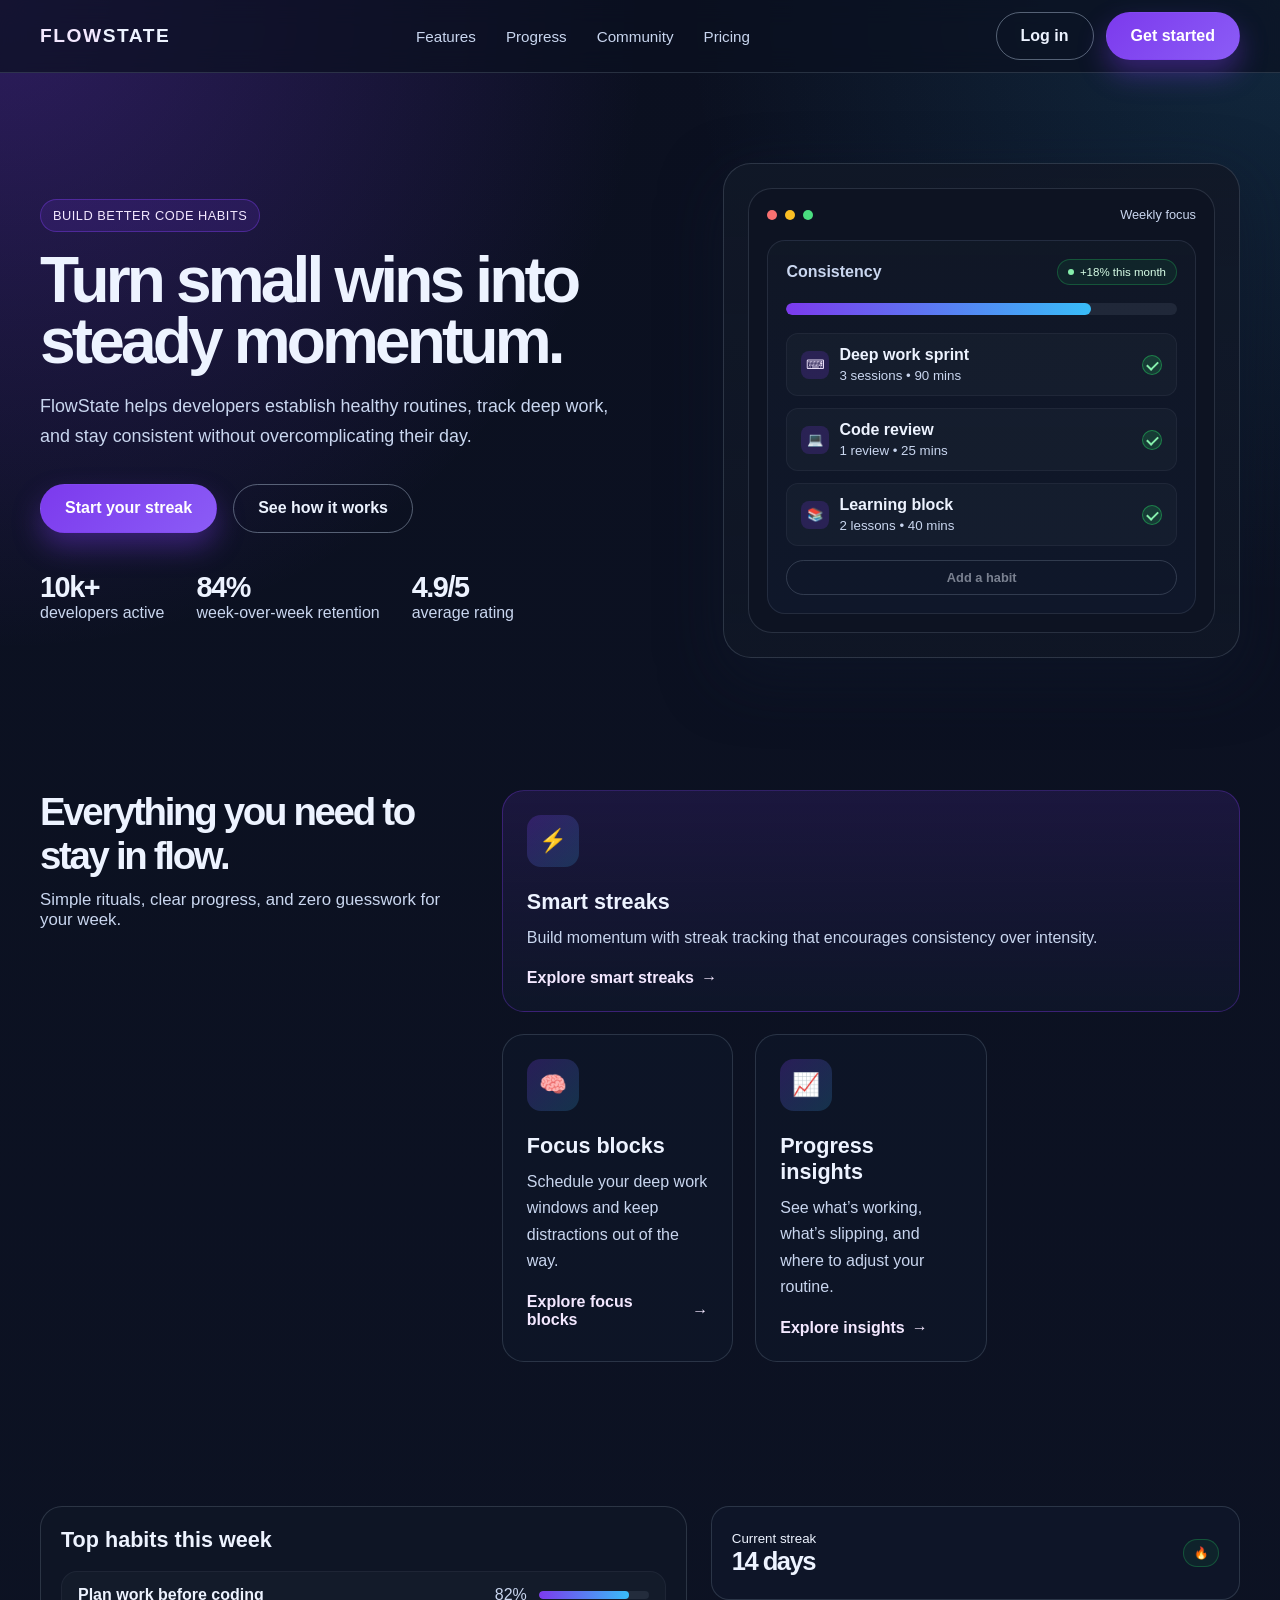
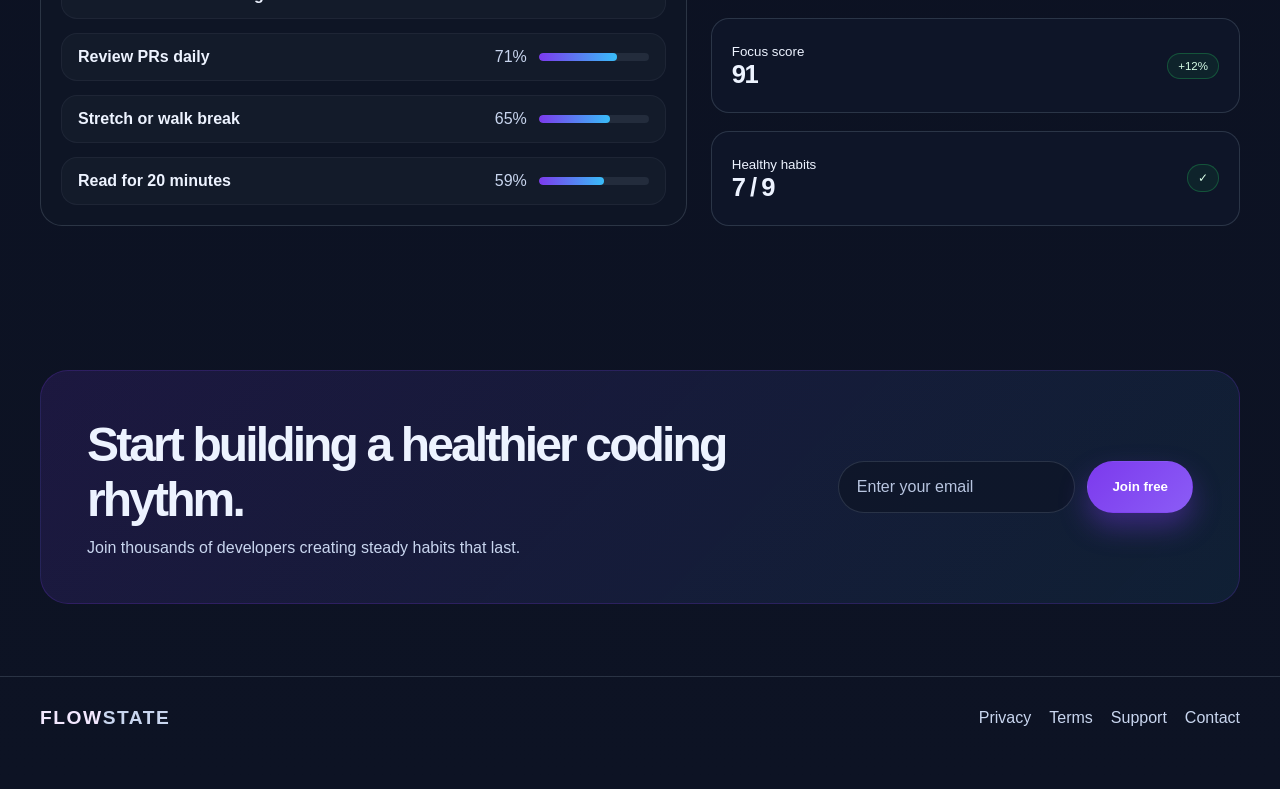
<file: after/index.html>
<!DOCTYPE html>
<html lang="en">
  <head>
    <meta charset="UTF-8" />
    <meta name="viewport" content="width=device-width, initial-scale=1.0" />
    <title>FlowState — Habit tracker for developers</title>
    <link rel="stylesheet" href="tokens.css" />
    <style>
      :root {
        color-scheme: dark;
        --bg: #0b1020;
        --panel: #111827;
        --panel-alt: #151f32;
        --primary: #7c3aed;
        --primary-strong: #8b5cf6;
        --primary-text: #f3e8ff;
        --secondary: #22c55e;
        --accent: #38bdf8;
        --text: #edf3ff;
        --muted: #c9d6ef;
        --muted-strong: #a8bbdd;
        --card: rgba(15, 23, 42, 0.78);
        --line: rgba(148, 163, 184, 0.22);
        --success: #86efac;
        --success-strong: #d9ffe8;
        --shadow: 0 20px 60px rgba(15, 23, 42, 0.55);
      }

      * { box-sizing: border-box; }

      html { scroll-behavior: smooth; }

      body {
        margin: 0;
        font-family: Inter, "Segoe UI", sans-serif;
        background:
          radial-gradient(circle at top left, rgba(124, 58, 237, 0.3), transparent 24%),
          radial-gradient(circle at top right, rgba(56, 189, 248, 0.14), transparent 22%),
          linear-gradient(180deg, #0b1020 0%, #0d1324 100%);
        color: var(--text);
      }

      a {
        color: inherit;
        text-decoration: none;
      }

      img {
        max-width: 100%;
        display: block;
      }

      :focus-visible {
        outline: 3px solid #f8fafc;
        outline-offset: 3px;
        box-shadow: 0 0 0 5px rgba(96, 165, 250, 0.55);
      }

      .container {
        width: min(1200px, calc(100% - 32px));
        margin: 0 auto;
      }

      header {
        position: sticky;
        top: 0;
        z-index: 10;
        backdrop-filter: blur(12px);
        background: rgba(11, 16, 32, 0.7);
        border-bottom: 1px solid var(--line);
      }

      .nav {
        display: flex;
        justify-content: space-between;
        align-items: center;
        min-height: 72px;
      }

      .brand {
        font-size: 1.2rem;
        font-weight: 800;
        letter-spacing: 0.08em;
        text-transform: uppercase;
      }

      .brand span {
        color: var(--primary-text);
      }

      nav {
        display: flex;
        align-items: center;
        gap: 30px;
        color: var(--muted);
        font-size: 0.95rem;
      }

      nav a:focus-visible {
        color: var(--text);
      }

      .nav-actions {
        display: flex;
        align-items: center;
        gap: 12px;
      }

      /* Job: feedback — make control states easy to distinguish. */
      .button {
        display: inline-flex;
        align-items: center;
        justify-content: center;
        border: 1px solid transparent;
        border-radius: 999px;
        padding: 0.9rem 1.5rem;
        font-weight: 700;
        transition:
          transform var(--motion-duration-fast) var(--motion-ease-standard),
          filter var(--motion-duration-fast) var(--motion-ease-standard),
          box-shadow var(--motion-duration-fast) var(--motion-ease-standard),
          border-color var(--motion-duration-fast) var(--motion-ease-standard),
          background-color var(--motion-duration-fast) var(--motion-ease-standard),
          color var(--motion-duration-fast) var(--motion-ease-standard);
      }

      .button:disabled,
      .button[aria-disabled="true"] {
        opacity: 0.48;
        box-shadow: none;
        cursor: not-allowed;
        transform: none;
        filter: none;
      }

      .button-primary {
        background: linear-gradient(135deg, var(--primary) 0%, var(--primary-strong) 100%);
        color: #ffffff;
        box-shadow: 0 14px 28px rgba(124, 58, 237, 0.38);
      }

      .button-secondary {
        background: transparent;
        border-color: rgba(148, 163, 184, 0.55);
        color: var(--text);
      }

      @media (hover: hover) {
        nav a:hover {
          color: var(--text);
        }

        .button:not(:disabled):not([aria-disabled="true"]):hover {
          transform: translateY(-1px);
          filter: brightness(1.12);
          box-shadow: 0 16px 32px rgba(124, 58, 237, 0.34);
        }

        .button-secondary:not(:disabled):not([aria-disabled="true"]):hover {
          background-color: rgba(148, 163, 184, 0.12);
          border-color: rgba(148, 163, 184, 0.82);
          box-shadow: none;
        }

        .card:hover .arrow {
          transform: translateX(5px);
        }
      }

      .button:not(:disabled):not([aria-disabled="true"]):active {
        transform: translateY(1px) scale(0.98);
        filter: brightness(0.94);
        box-shadow: 0 5px 12px rgba(15, 23, 42, 0.32);
      }

      .button-secondary:not(:disabled):not([aria-disabled="true"]):active {
        background-color: rgba(148, 163, 184, 0.2);
        border-color: rgba(148, 163, 184, 0.9);
        box-shadow: none;
      }

      .preview-button {
        width: 100%;
        margin-top: 14px;
        padding: 0.55rem 0.9rem;
        font-size: 0.8rem;
      }

      .hero {
        padding: 90px 0 60px;
      }

      .hero-grid {
        display: grid;
        grid-template-columns: 1.1fr 0.9fr;
        align-items: center;
        gap: 52px;
      }

      .eyebrow {
        display: inline-flex;
        align-items: center;
        gap: 8px;
        padding: 8px 12px;
        border-radius: 999px;
        background: rgba(124, 58, 237, 0.14);
        border: 1px solid rgba(124, 58, 237, 0.42);
        color: var(--primary-text);
        font-size: 0.8rem;
        letter-spacing: 0.04em;
        text-transform: uppercase;
      }

      h1 {
        margin: 18px 0 18px;
        font-size: clamp(2.8rem, 5vw, 5rem);
        line-height: 0.96;
        letter-spacing: -0.06em;
      }

      .hero p {
        margin: 0;
        font-size: 1.12rem;
        line-height: 1.7;
        color: var(--muted);
        max-width: 580px;
      }

      .cta-row {
        margin-top: 32px;
        display: flex;
        flex-wrap: wrap;
        gap: 16px;
      }

      .stats {
        margin-top: 38px;
        display: flex;
        gap: 32px;
        flex-wrap: wrap;
      }

      .stat strong {
        display: block;
        font-size: 1.8rem;
        letter-spacing: -0.05em;
      }

      .stat span {
        color: var(--muted);
      }

      .hero-card {
        position: relative;
        padding: 24px;
        border-radius: 28px;
        background: linear-gradient(180deg, rgba(17, 24, 39, 0.94), rgba(17, 24, 39, 0.74));
        border: 1px solid var(--line);
        box-shadow: var(--shadow);
      }

      .device {
        padding: 18px;
        border-radius: 24px;
        background: #0d1322;
        border: 1px solid rgba(148, 163, 184, 0.2);
      }

      .device-header {
        display: flex;
        align-items: center;
        justify-content: space-between;
        margin-bottom: 18px;
        color: var(--muted);
        font-size: 0.8rem;
      }

      .dots {
        display: flex;
        gap: 8px;
      }

      .dots span {
        width: 10px;
        height: 10px;
        border-radius: 50%;
        display: block;
      }

      .dots span:nth-child(1) { background: #f87171; }
      .dots span:nth-child(2) { background: #fbbf24; }
      .dots span:nth-child(3) { background: #4ade80; }

      .mini-board {
        border-radius: 18px;
        overflow: hidden;
        background: linear-gradient(180deg, rgba(17, 24, 39, 0.95), rgba(15, 23, 42, 1));
        border: 1px solid rgba(148, 163, 184, 0.15);
      }

      .board-top {
        display: flex;
        justify-content: space-between;
        align-items: center;
        padding: 18px 18px 0;
        color: var(--muted);
      }

      .chip {
        display: inline-block;
        padding: 6px 10px;
        border-radius: 999px;
        background: rgba(34, 197, 94, 0.08);
        border: 1px solid rgba(34, 197, 94, 0.3);
        color: var(--success-strong);
        font-size: 0.72rem;
      }

      /* Job: attention — pulse the positive progress status. */
      .status-pulse {
        display: inline-block;
        width: 0.42rem;
        height: 0.42rem;
        margin-right: 0.35rem;
        border-radius: 50%;
        background: var(--success);
        vertical-align: 0.05em;
        animation: status-pulse var(--motion-duration-loop) var(--motion-ease-emphasized) infinite;
      }

      @keyframes status-pulse {
        50% {
          opacity: 0.5;
          transform: scale(1.35);
        }
      }

      @keyframes status-fade {
        50% {
          opacity: 0.65;
        }
      }

      .progress {
        padding: 18px;
      }

      .progress-bar {
        height: 12px;
        border-radius: 999px;
        background: rgba(148, 163, 184, 0.12);
        overflow: hidden;
        margin-bottom: 18px;
      }

      .progress-bar > span {
        display: block;
        width: 78%;
        height: 100%;
        background: linear-gradient(90deg, var(--primary), var(--accent));
        border-radius: inherit;
      }

      .task-list {
        display: grid;
        gap: 12px;
      }

      .task {
        display: flex;
        justify-content: space-between;
        align-items: center;
        padding: 12px 14px;
        border-radius: 12px;
        background: rgba(148, 163, 184, 0.04);
        border: 1px solid rgba(148, 163, 184, 0.08);
      }

      .task-main {
        display: flex;
        align-items: center;
        gap: 10px;
      }

      .icon {
        width: 28px;
        height: 28px;
        border-radius: 8px;
        display: grid;
        place-items: center;
        background: rgba(124, 58, 237, 0.2);
        color: var(--primary-text);
        font-size: 0.82rem;
      }

      .task small {
        color: var(--muted);
        display: block;
        margin-top: 4px;
      }

      .check {
        width: 20px;
        height: 20px;
        border-radius: 50%;
        background: rgba(34, 197, 94, 0.18);
        border: 1px solid rgba(34, 197, 94, 0.5);
        position: relative;
      }

      .check::before {
        content: "";
        position: absolute;
        left: 6px;
        top: 3px;
        width: 5px;
        height: 9px;
        border: solid var(--success);
        border-width: 0 2px 2px 0;
        transform: rotate(45deg);
      }

      .feature-section,
      .list-section,
      .signup-section {
        padding: 72px 0;
      }

      .section-header {
        margin-bottom: 30px;
      }

      .section-header h2 {
        margin: 0 0 12px;
        font-size: clamp(2rem, 3vw, 3rem);
        letter-spacing: -0.06em;
      }

      .section-header p {
        margin: 0;
        color: var(--muted);
        font-size: 1.05rem;
      }

      .feature-grid {
        display: grid;
        grid-template-columns: repeat(3, minmax(0, 1fr));
        gap: 22px;
      }

      .feature-section .container {
        display: grid;
        grid-template-columns: minmax(0, 0.8fr) minmax(0, 1.4fr);
        gap: 2.5rem;
        align-items: start;
      }

      .feature-section .section-header {
        margin: 0;
      }

      .card {
        background: rgba(15, 23, 42, 0.65);
        border: 1px solid var(--line);
        border-radius: 22px;
        padding: 24px;
      }

      /* Job: orientation — point toward details and respond to the card's state. */
      .card-link {
        display: inline-flex;
        align-items: center;
        gap: 0.45rem;
        margin-top: 18px;
        color: var(--primary-text);
        font-weight: 700;
      }

      .arrow {
        display: inline-block;
        transition: transform var(--motion-duration-fast) var(--motion-ease-standard);
      }

      .card:has(a:focus-visible) .arrow {
        transform: translateX(5px);
      }

      .feature-grid .card:first-child {
        grid-column: 1 / -1;
        background: linear-gradient(180deg, rgba(124, 58, 237, 0.14), rgba(15, 23, 42, 0.8));
        border-color: rgba(124, 58, 237, 0.32);
      }

      .card .icon-wrap {
        width: 52px;
        height: 52px;
        border-radius: 14px;
        display: grid;
        place-items: center;
        background: linear-gradient(135deg, rgba(124, 58, 237, 0.25), rgba(56, 189, 248, 0.18));
        color: var(--primary-text);
        font-size: 1.4rem;
        margin-bottom: 22px;
      }

      .card h3 {
        margin: 0 0 10px;
        font-size: 1.35rem;
      }

      .card p {
        margin: 0;
        color: var(--muted);
        line-height: 1.65;
      }

      .list-grid {
        display: grid;
        grid-template-columns: 1.1fr 0.9fr;
        gap: 24px;
      }

      .list-card {
        background: rgba(17, 24, 39, 0.7);
        border: 1px solid var(--line);
        border-radius: 22px;
        padding: 20px;
      }

      .list-card h3 {
        margin-top: 0;
        margin-bottom: 18px;
        font-size: 1.35rem;
      }

      .list {
        display: grid;
        gap: 14px;
      }

      .list-item {
        display: flex;
        justify-content: space-between;
        gap: 12px;
        align-items: center;
        padding: 14px 16px;
        border-radius: 16px;
        background: rgba(148, 163, 184, 0.04);
        border: 1px solid rgba(148, 163, 184, 0.08);
      }

      .range {
        display: flex;
        align-items: center;
        gap: 12px;
        color: var(--muted);
      }

      .bar {
        width: 110px;
        height: 8px;
        border-radius: 999px;
        background: rgba(148, 163, 184, 0.12);
        overflow: hidden;
      }

      .bar span {
        display: block;
        height: 100%;
        border-radius: inherit;
        background: linear-gradient(90deg, var(--primary), var(--accent));
      }

      .small-panel {
        display: grid;
        gap: 18px;
      }

      .mini-stat {
        display: flex;
        justify-content: space-between;
        align-items: center;
        padding: 18px 20px;
        border-radius: 18px;
        background: rgba(15, 23, 42, 0.9);
        border: 1px solid var(--line);
      }

      .mini-stat strong {
        font-size: 1.6rem;
        letter-spacing: -0.06em;
      }

      .signup-wrap {
        background: linear-gradient(135deg, rgba(124, 58, 237, 0.14), rgba(56, 189, 248, 0.08));
        border: 1px solid rgba(124, 58, 237, 0.2);
        border-radius: 28px;
        padding: clamp(24px, 5vw, 46px);
      }

      .signup-grid {
        display: grid;
        grid-template-columns: 1fr auto;
        gap: 18px;
        align-items: center;
      }

      .signup-wrap h2 {
        margin: 0 0 12px;
        font-size: clamp(2rem, 4vw, 3rem);
        letter-spacing: -0.06em;
      }

      .signup-wrap p {
        margin: 0;
        color: var(--muted);
      }

      form {
        display: flex;
        gap: 12px;
        width: min(100%, 500px);
      }

      .sr-only {
        position: absolute;
        width: 1px;
        height: 1px;
        padding: 0;
        margin: -1px;
        overflow: hidden;
        clip: rect(0, 0, 0, 0);
        white-space: nowrap;
        border: 0;
      }

      input[type="email"] {
        flex: 1;
        min-width: 0;
        padding: 1rem 1.1rem;
        border-radius: 999px;
        border: 1px solid rgba(148, 163, 184, 0.2);
        background: rgba(15, 23, 42, 0.9);
        color: var(--text);
        font: inherit;
      }

      input[type="email"]::placeholder {
        color: #b8c5e0;
      }

      footer {
        padding: 30px 0 60px;
        border-top: 1px solid var(--line);
        color: var(--muted);
      }

      .footer-row {
        display: flex;
        justify-content: space-between;
        align-items: center;
        gap: 20px;
      }

      .footer-links {
        display: flex;
        gap: 18px;
        flex-wrap: wrap;
      }

      @media (max-width: 900px) {
        nav {
          display: none;
        }

        .hero-grid,
        .feature-section .container,
        .feature-grid,
        .list-grid,
        .signup-grid {
          grid-template-columns: 1fr;
        }

        .feature-section .container {
          gap: 1.5rem;
        }

        .signup-wrap {
          padding: 24px 18px;
        }

        form {
          flex-direction: column;
        }
      }

      @media (max-width: 560px) {
        .hero {
          padding-top: 48px;
        }

        .nav-actions .button-secondary {
          display: none;
        }

        .stats {
          gap: 18px;
        }

        .list-item {
          align-items: flex-start;
          flex-direction: column;
        }

        .bar {
          width: 80px;
        }

        .footer-row {
          flex-direction: column;
          align-items: flex-start;
        }
      }

      @media (prefers-reduced-motion: reduce) {
        html {
          scroll-behavior: auto;
        }

        .button {
          transition:
            filter var(--motion-duration-fast) var(--motion-ease-standard),
            box-shadow var(--motion-duration-fast) var(--motion-ease-standard),
            border-color var(--motion-duration-fast) var(--motion-ease-standard),
            background-color var(--motion-duration-fast) var(--motion-ease-standard),
            color var(--motion-duration-fast) var(--motion-ease-standard);
        }

        .button:not(:disabled):not([aria-disabled="true"]):hover,
        .button:not(:disabled):not([aria-disabled="true"]):active {
          transform: none;
        }

        .arrow,
        .card:has(a:focus-visible) .arrow {
          transition: none;
          transform: none;
        }

        .status-pulse {
          animation: status-fade var(--motion-duration-reduced) var(--motion-ease-reduced) infinite;
        }
      }

      @media (hover: hover) and (prefers-reduced-motion: reduce) {
        .card:hover .arrow {
          transform: none;
        }
      }
    </style>
  </head>
  <body>
    <header>
      <div class="container nav">
        <a href="#" class="brand"><span>Flow</span>State</a>
        <nav>
          <a href="#features">Features</a>
          <a href="#progress">Progress</a>
          <a href="#community">Community</a>
          <a href="#pricing">Pricing</a>
        </nav>
        <div class="nav-actions">
          <a href="#" class="button button-secondary">Log in</a>
          <a href="#signup" class="button button-primary">Get started</a>
        </div>
      </div>
    </header>

    <main>
      <section class="hero">
        <div class="container hero-grid">
          <div>
            <div class="eyebrow">Build better code habits</div>
            <h1>Turn small wins into steady momentum.</h1>
            <p>
              FlowState helps developers establish healthy routines, track deep work,
              and stay consistent without overcomplicating their day.
            </p>
            <div class="cta-row">
              <a href="#signup" class="button button-primary">Start your streak</a>
              <a href="#features" class="button button-secondary">See how it works</a>
            </div>
            <div class="stats">
              <div class="stat">
                <strong>10k+</strong>
                <span>developers active</span>
              </div>
              <div class="stat">
                <strong>84%</strong>
                <span>week-over-week retention</span>
              </div>
              <div class="stat">
                <strong>4.9/5</strong>
                <span>average rating</span>
              </div>
            </div>
          </div>

          <div class="hero-card" aria-label="Habit tracking dashboard preview">
            <div class="device">
              <div class="device-header">
                <div class="dots"><span></span><span></span><span></span></div>
                <span>Weekly focus</span>
              </div>
              <div class="mini-board">
                <div class="board-top">
                  <strong>Consistency</strong>
                  <span class="chip"><span class="status-pulse" aria-hidden="true"></span>+18% this month</span>
                </div>
                <div class="progress">
                  <div class="progress-bar"><span></span></div>
                  <div class="task-list">
                    <div class="task">
                      <div class="task-main">
                        <div class="icon">⌨</div>
                        <div>
                          <strong>Deep work sprint</strong>
                          <small>3 sessions • 90 mins</small>
                        </div>
                      </div>
                      <div class="check"></div>
                    </div>
                    <div class="task">
                      <div class="task-main">
                        <div class="icon">💻</div>
                        <div>
                          <strong>Code review</strong>
                          <small>1 review • 25 mins</small>
                        </div>
                      </div>
                      <div class="check"></div>
                    </div>
                    <div class="task">
                      <div class="task-main">
                        <div class="icon">📚</div>
                        <div>
                          <strong>Learning block</strong>
                          <small>2 lessons • 40 mins</small>
                        </div>
                      </div>
                      <div class="check"></div>
                    </div>
                  </div>
                  <button type="button" class="button button-secondary preview-button" disabled>
                    Add a habit
                  </button>
                </div>
              </div>
            </div>
          </div>
        </div>
      </section>

      <section id="features" class="feature-section">
        <div class="container">
          <div class="section-header">
            <h2>Everything you need to stay in flow.</h2>
            <p>Simple rituals, clear progress, and zero guesswork for your week.</p>
          </div>

          <div class="feature-grid">
            <article class="card">
              <div class="icon-wrap">⚡</div>
              <h3>Smart streaks</h3>
              <p>
                Build momentum with streak tracking that encourages consistency over intensity.
              </p>
              <a class="card-link" href="#progress">
                Explore smart streaks <span class="arrow" aria-hidden="true">→</span>
              </a>
            </article>
            <article class="card">
              <div class="icon-wrap">🧠</div>
              <h3>Focus blocks</h3>
              <p>
                Schedule your deep work windows and keep distractions out of the way.
              </p>
              <a class="card-link" href="#progress">
                Explore focus blocks <span class="arrow" aria-hidden="true">→</span>
              </a>
            </article>
            <article class="card">
              <div class="icon-wrap">📈</div>
              <h3>Progress insights</h3>
              <p>
                See what’s working, what’s slipping, and where to adjust your routine.
              </p>
              <a class="card-link" href="#progress">
                Explore insights <span class="arrow" aria-hidden="true">→</span>
              </a>
            </article>
          </div>
        </div>
      </section>

      <section id="progress" class="list-section">
        <div class="container list-grid">
          <div class="list-card">
            <h3>Top habits this week</h3>
            <div class="list">
              <div class="list-item">
                <strong>Plan work before coding</strong>
                <div class="range">
                  <span>82%</span>
                  <div class="bar"><span style="width: 82%"></span></div>
                </div>
              </div>
              <div class="list-item">
                <strong>Review PRs daily</strong>
                <div class="range">
                  <span>71%</span>
                  <div class="bar"><span style="width: 71%"></span></div>
                </div>
              </div>
              <div class="list-item">
                <strong>Stretch or walk break</strong>
                <div class="range">
                  <span>65%</span>
                  <div class="bar"><span style="width: 65%"></span></div>
                </div>
              </div>
              <div class="list-item">
                <strong>Read for 20 minutes</strong>
                <div class="range">
                  <span>59%</span>
                  <div class="bar"><span style="width: 59%"></span></div>
                </div>
              </div>
            </div>
          </div>

          <div class="small-panel">
            <div class="mini-stat">
              <div>
                <small>Current streak</small>
                <br />
                <strong>14 days</strong>
              </div>
              <span class="chip">🔥</span>
            </div>
            <div class="mini-stat">
              <div>
                <small>Focus score</small>
                <br />
                <strong>91</strong>
              </div>
              <span class="chip">+12%</span>
            </div>
            <div class="mini-stat">
              <div>
                <small>Healthy habits</small>
                <br />
                <strong>7 / 9</strong>
              </div>
              <span class="chip">✓</span>
            </div>
          </div>
        </div>
      </section>

      <section id="signup" class="signup-section">
        <div class="container">
          <div class="signup-wrap">
            <div class="signup-grid">
              <div>
                <h2>Start building a healthier coding rhythm.</h2>
                <p>Join thousands of developers creating steady habits that last.</p>
              </div>
              <form>
                <label for="email-signup" class="sr-only">Email address</label>
                <input id="email-signup" type="email" placeholder="Enter your email" />
                <button type="submit" class="button button-primary">Join free</button>
              </form>
            </div>
          </div>
        </div>
      </section>
    </main>

    <footer>
      <div class="container footer-row">
        <div class="brand"><span>Flow</span>State</div>
        <div class="footer-links">
          <a href="#">Privacy</a>
          <a href="#">Terms</a>
          <a href="#">Support</a>
          <a href="#">Contact</a>
        </div>
      </div>
    </footer>
  </body>
</html>
</file>
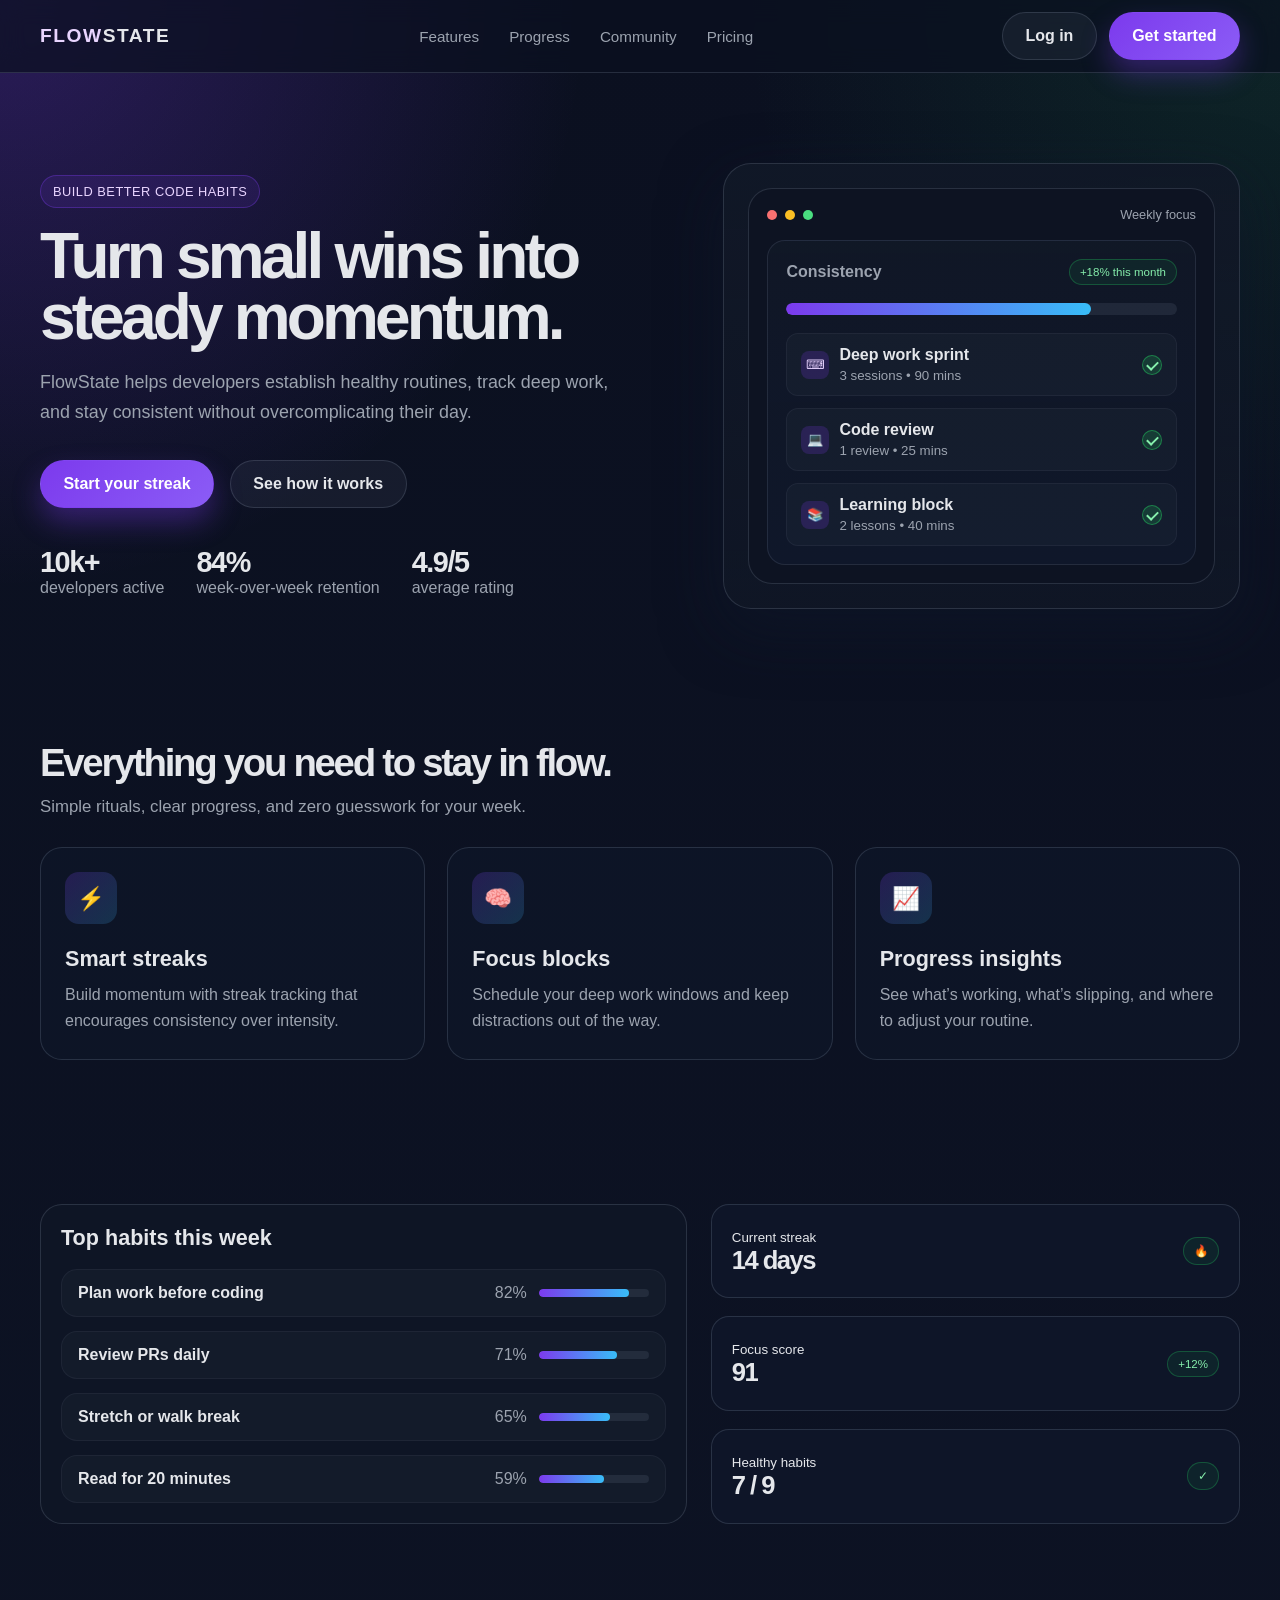
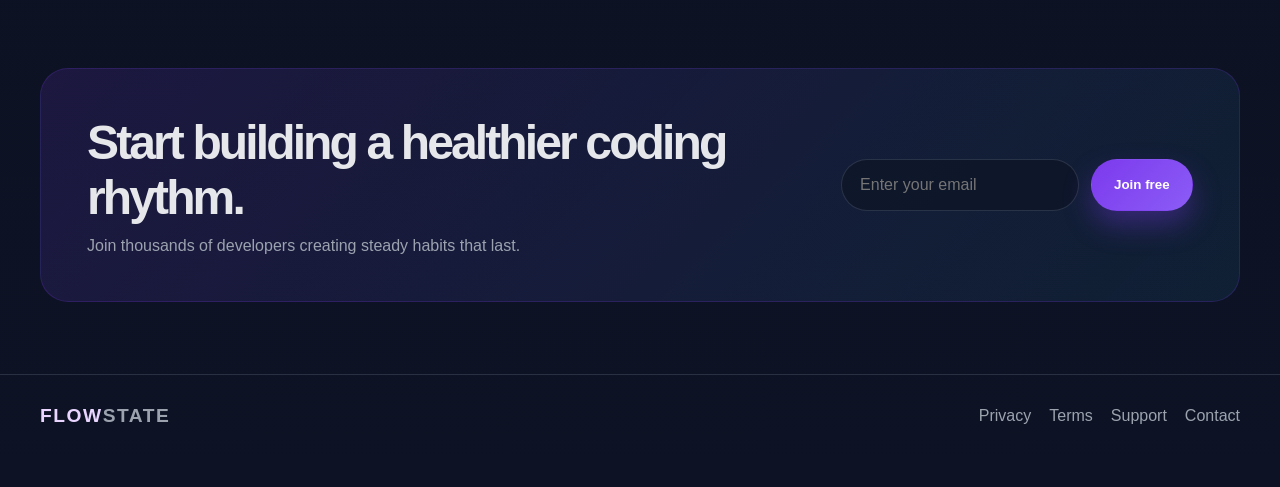
<file: before/index.html>
<!DOCTYPE html>
<html lang="en">
  <head>
    <meta charset="UTF-8" />
    <meta name="viewport" content="width=device-width, initial-scale=1.0" />
    <title>FlowState — Habit tracker for developers</title>
    <style>
      :root {
        --bg: #0b1020;
        --panel: #111827;
        --panel-alt: #151f32;
        --primary: #7c3aed;
        --primary-text: #e9d5ff;
        --secondary: #22c55e;
        --accent: #38bdf8;
        --text: #e5e7eb;
        --muted: #9ca3af;
        --card: rgba(17, 24, 39, 0.72);
        --line: rgba(148, 163, 184, 0.2);
        --shadow: 0 20px 60px rgba(15, 23, 42, 0.55);
      }

      * { box-sizing: border-box; }

      html { scroll-behavior: smooth; }

      body {
        margin: 0;
        font-family: Inter, "Segoe UI", sans-serif;
        background:
          radial-gradient(circle at top left, rgba(124, 58, 237, 0.28), transparent 24%),
          radial-gradient(circle at top right, rgba(34, 197, 94, 0.12), transparent 22%),
          linear-gradient(180deg, #0b1020 0%, #0d1324 100%);
        color: var(--text);
      }

      a {
        color: inherit;
        text-decoration: none;
      }

      img {
        max-width: 100%;
        display: block;
      }

      .container {
        width: min(1200px, calc(100% - 32px));
        margin: 0 auto;
      }

      header {
        position: sticky;
        top: 0;
        z-index: 10;
        backdrop-filter: blur(12px);
        background: rgba(11, 16, 32, 0.7);
        border-bottom: 1px solid var(--line);
      }

      .nav {
        display: flex;
        justify-content: space-between;
        align-items: center;
        min-height: 72px;
      }

      .brand {
        font-size: 1.2rem;
        font-weight: 800;
        letter-spacing: 0.08em;
        text-transform: uppercase;
      }

      .brand span {
        color: var(--primary-text);
      }

      nav {
        display: flex;
        align-items: center;
        gap: 30px;
        color: var(--muted);
        font-size: 0.95rem;
      }

      nav a:hover {
        color: var(--text);
      }

      .nav-actions {
        display: flex;
        align-items: center;
        gap: 12px;
      }

      .button {
        display: inline-flex;
        align-items: center;
        justify-content: center;
        border: 1px solid transparent;
        border-radius: 999px;
        padding: 0.9rem 1.4rem;
        font-weight: 700;
        transition: transform 0.2s ease, box-shadow 0.2s ease;
      }

      .button:hover {
        transform: translateY(-1px);
      }

      .button-primary {
        background: linear-gradient(135deg, var(--primary) 0%, #8b5cf6 100%);
        color: white;
        box-shadow: 0 14px 28px rgba(124, 58, 237, 0.35);
      }

      .button-secondary {
        background: rgba(148, 163, 184, 0.08);
        border-color: rgba(148, 163, 184, 0.2);
        color: var(--text);
      }

      .hero {
        padding: 90px 0 60px;
      }

      .hero-grid {
        display: grid;
        grid-template-columns: 1.1fr 0.9fr;
        align-items: center;
        gap: 52px;
      }

      .eyebrow {
        display: inline-flex;
        align-items: center;
        gap: 8px;
        padding: 8px 12px;
        border-radius: 999px;
        background: rgba(124, 58, 237, 0.12);
        border: 1px solid rgba(124, 58, 237, 0.35);
        color: var(--primary-text);
        font-size: 0.8rem;
        letter-spacing: 0.04em;
        text-transform: uppercase;
      }

      h1 {
        margin: 18px 0 18px;
        font-size: clamp(2.8rem, 5vw, 5rem);
        line-height: 0.96;
        letter-spacing: -0.06em;
      }

      .hero p {
        margin: 0;
        font-size: 1.12rem;
        line-height: 1.7;
        color: var(--muted);
        max-width: 580px;
      }

      .cta-row {
        margin-top: 32px;
        display: flex;
        flex-wrap: wrap;
        gap: 16px;
      }

      .stats {
        margin-top: 38px;
        display: flex;
        gap: 32px;
        flex-wrap: wrap;
      }

      .stat strong {
        display: block;
        font-size: 1.8rem;
        letter-spacing: -0.05em;
      }

      .stat span {
        color: var(--muted);
      }

      .hero-card {
        position: relative;
        padding: 24px;
        border-radius: 28px;
        background: linear-gradient(180deg, rgba(17, 24, 39, 0.94), rgba(17, 24, 39, 0.74));
        border: 1px solid var(--line);
        box-shadow: var(--shadow);
      }

      .device {
        padding: 18px;
        border-radius: 24px;
        background: #0d1322;
        border: 1px solid rgba(148, 163, 184, 0.2);
      }

      .device-header {
        display: flex;
        align-items: center;
        justify-content: space-between;
        margin-bottom: 18px;
        color: var(--muted);
        font-size: 0.8rem;
      }

      .dots {
        display: flex;
        gap: 8px;
      }

      .dots span {
        width: 10px;
        height: 10px;
        border-radius: 50%;
        display: block;
      }

      .dots span:nth-child(1) { background: #f87171; }
      .dots span:nth-child(2) { background: #fbbf24; }
      .dots span:nth-child(3) { background: #4ade80; }

      .mini-board {
        border-radius: 18px;
        overflow: hidden;
        background: linear-gradient(180deg, rgba(17, 24, 39, 0.95), rgba(15, 23, 42, 1));
        border: 1px solid rgba(148, 163, 184, 0.15);
      }

      .board-top {
        display: flex;
        justify-content: space-between;
        align-items: center;
        padding: 18px 18px 0;
        color: var(--muted);
      }

      .chip {
        display: inline-block;
        padding: 6px 10px;
        border-radius: 999px;
        background: rgba(34, 197, 94, 0.08);
        border: 1px solid rgba(34, 197, 94, 0.3);
        color: #86efac;
        font-size: 0.72rem;
      }

      .progress {
        padding: 18px;
      }

      .progress-bar {
        height: 12px;
        border-radius: 999px;
        background: rgba(148, 163, 184, 0.12);
        overflow: hidden;
        margin-bottom: 18px;
      }

      .progress-bar > span {
        display: block;
        width: 78%;
        height: 100%;
        background: linear-gradient(90deg, var(--primary), var(--accent));
        border-radius: inherit;
      }

      .task-list {
        display: grid;
        gap: 12px;
      }

      .task {
        display: flex;
        justify-content: space-between;
        align-items: center;
        padding: 12px 14px;
        border-radius: 12px;
        background: rgba(148, 163, 184, 0.04);
        border: 1px solid rgba(148, 163, 184, 0.08);
      }

      .task-main {
        display: flex;
        align-items: center;
        gap: 10px;
      }

      .icon {
        width: 28px;
        height: 28px;
        border-radius: 8px;
        display: grid;
        place-items: center;
        background: rgba(124, 58, 237, 0.2);
        color: var(--primary-text);
        font-size: 0.82rem;
      }

      .task small {
        color: var(--muted);
        display: block;
        margin-top: 4px;
      }

      .check {
        width: 20px;
        height: 20px;
        border-radius: 50%;
        background: rgba(34, 197, 94, 0.18);
        border: 1px solid rgba(34, 197, 94, 0.5);
        position: relative;
      }

      .check::before {
        content: "";
        position: absolute;
        left: 6px;
        top: 3px;
        width: 5px;
        height: 9px;
        border: solid #86efac;
        border-width: 0 2px 2px 0;
        transform: rotate(45deg);
      }

      .feature-section,
      .list-section,
      .signup-section {
        padding: 72px 0;
      }

      .section-header {
        margin-bottom: 30px;
      }

      .section-header h2 {
        margin: 0 0 12px;
        font-size: clamp(2rem, 3vw, 3rem);
        letter-spacing: -0.06em;
      }

      .section-header p {
        margin: 0;
        color: var(--muted);
        font-size: 1.05rem;
      }

      .feature-grid {
        display: grid;
        grid-template-columns: repeat(3, minmax(0, 1fr));
        gap: 22px;
      }

      .card {
        background: rgba(15, 23, 42, 0.65);
        border: 1px solid var(--line);
        border-radius: 22px;
        padding: 24px;
      }

      .card .icon-wrap {
        width: 52px;
        height: 52px;
        border-radius: 14px;
        display: grid;
        place-items: center;
        background: linear-gradient(135deg, rgba(124, 58, 237, 0.22), rgba(56, 189, 248, 0.18));
        color: var(--primary-text);
        font-size: 1.4rem;
        margin-bottom: 22px;
      }

      .card h3 {
        margin: 0 0 10px;
        font-size: 1.35rem;
      }

      .card p {
        margin: 0;
        color: var(--muted);
        line-height: 1.65;
      }

      .list-grid {
        display: grid;
        grid-template-columns: 1.1fr 0.9fr;
        gap: 24px;
      }

      .list-card {
        background: rgba(17, 24, 39, 0.7);
        border: 1px solid var(--line);
        border-radius: 22px;
        padding: 20px;
      }

      .list-card h3 {
        margin-top: 0;
        margin-bottom: 18px;
        font-size: 1.35rem;
      }

      .list {
        display: grid;
        gap: 14px;
      }

      .list-item {
        display: flex;
        justify-content: space-between;
        gap: 12px;
        align-items: center;
        padding: 14px 16px;
        border-radius: 16px;
        background: rgba(148, 163, 184, 0.04);
        border: 1px solid rgba(148, 163, 184, 0.08);
      }

      .range {
        display: flex;
        align-items: center;
        gap: 12px;
        color: var(--muted);
      }

      .bar {
        width: 110px;
        height: 8px;
        border-radius: 999px;
        background: rgba(148, 163, 184, 0.12);
        overflow: hidden;
      }

      .bar span {
        display: block;
        height: 100%;
        border-radius: inherit;
        background: linear-gradient(90deg, var(--primary), var(--accent));
      }

      .small-panel {
        display: grid;
        gap: 18px;
      }

      .mini-stat {
        display: flex;
        justify-content: space-between;
        align-items: center;
        padding: 18px 20px;
        border-radius: 18px;
        background: rgba(15, 23, 42, 0.9);
        border: 1px solid var(--line);
      }

      .mini-stat strong {
        font-size: 1.6rem;
        letter-spacing: -0.06em;
      }

      .signup-wrap {
        background: linear-gradient(135deg, rgba(124, 58, 237, 0.14), rgba(56, 189, 248, 0.08));
        border: 1px solid rgba(124, 58, 237, 0.2);
        border-radius: 28px;
        padding: clamp(24px, 5vw, 46px);
      }

      .signup-grid {
        display: grid;
        grid-template-columns: 1fr auto;
        gap: 18px;
        align-items: center;
      }

      .signup-wrap h2 {
        margin: 0 0 12px;
        font-size: clamp(2rem, 4vw, 3rem);
        letter-spacing: -0.06em;
      }

      .signup-wrap p {
        margin: 0;
        color: var(--muted);
      }

      form {
        display: flex;
        gap: 12px;
        width: min(100%, 500px);
      }

      input[type="email"] {
        flex: 1;
        min-width: 0;
        padding: 1rem 1.1rem;
        border-radius: 999px;
        border: 1px solid rgba(148, 163, 184, 0.2);
        background: rgba(15, 23, 42, 0.9);
        color: var(--text);
        font: inherit;
      }

      footer {
        padding: 30px 0 60px;
        border-top: 1px solid var(--line);
        color: var(--muted);
      }

      .footer-row {
        display: flex;
        justify-content: space-between;
        align-items: center;
        gap: 20px;
      }

      .footer-links {
        display: flex;
        gap: 18px;
        flex-wrap: wrap;
      }

      @media (max-width: 900px) {
        nav {
          display: none;
        }

        .hero-grid,
        .feature-grid,
        .list-grid,
        .signup-grid {
          grid-template-columns: 1fr;
        }

        .signup-wrap {
          padding: 24px 18px;
        }

        form {
          flex-direction: column;
        }
      }

      @media (max-width: 560px) {
        .hero {
          padding-top: 48px;
        }

        .nav-actions .button-secondary {
          display: none;
        }

        .stats {
          gap: 18px;
        }

        .list-item {
          align-items: flex-start;
          flex-direction: column;
        }

        .bar {
          width: 80px;
        }

        .footer-row {
          flex-direction: column;
          align-items: flex-start;
        }
      }
    </style>
  </head>
  <body>
    <header>
      <div class="container nav">
        <a href="#" class="brand"><span>Flow</span>State</a>
        <nav>
          <a href="#features">Features</a>
          <a href="#progress">Progress</a>
          <a href="#community">Community</a>
          <a href="#pricing">Pricing</a>
        </nav>
        <div class="nav-actions">
          <a href="#" class="button button-secondary">Log in</a>
          <a href="#signup" class="button button-primary">Get started</a>
        </div>
      </div>
    </header>

    <main>
      <section class="hero">
        <div class="container hero-grid">
          <div>
            <div class="eyebrow">Build better code habits</div>
            <h1>Turn small wins into steady momentum.</h1>
            <p>
              FlowState helps developers establish healthy routines, track deep work,
              and stay consistent without overcomplicating their day.
            </p>
            <div class="cta-row">
              <a href="#signup" class="button button-primary">Start your streak</a>
              <a href="#features" class="button button-secondary">See how it works</a>
            </div>
            <div class="stats">
              <div class="stat">
                <strong>10k+</strong>
                <span>developers active</span>
              </div>
              <div class="stat">
                <strong>84%</strong>
                <span>week-over-week retention</span>
              </div>
              <div class="stat">
                <strong>4.9/5</strong>
                <span>average rating</span>
              </div>
            </div>
          </div>

          <div class="hero-card" aria-label="Habit tracking dashboard preview">
            <div class="device">
              <div class="device-header">
                <div class="dots"><span></span><span></span><span></span></div>
                <span>Weekly focus</span>
              </div>
              <div class="mini-board">
                <div class="board-top">
                  <strong>Consistency</strong>
                  <span class="chip">+18% this month</span>
                </div>
                <div class="progress">
                  <div class="progress-bar"><span></span></div>
                  <div class="task-list">
                    <div class="task">
                      <div class="task-main">
                        <div class="icon">⌨</div>
                        <div>
                          <strong>Deep work sprint</strong>
                          <small>3 sessions • 90 mins</small>
                        </div>
                      </div>
                      <div class="check"></div>
                    </div>
                    <div class="task">
                      <div class="task-main">
                        <div class="icon">💻</div>
                        <div>
                          <strong>Code review</strong>
                          <small>1 review • 25 mins</small>
                        </div>
                      </div>
                      <div class="check"></div>
                    </div>
                    <div class="task">
                      <div class="task-main">
                        <div class="icon">📚</div>
                        <div>
                          <strong>Learning block</strong>
                          <small>2 lessons • 40 mins</small>
                        </div>
                      </div>
                      <div class="check"></div>
                    </div>
                  </div>
                </div>
              </div>
            </div>
          </div>
        </div>
      </section>

      <section id="features" class="feature-section">
        <div class="container">
          <div class="section-header">
            <h2>Everything you need to stay in flow.</h2>
            <p>Simple rituals, clear progress, and zero guesswork for your week.</p>
          </div>

          <div class="feature-grid">
            <article class="card">
              <div class="icon-wrap">⚡</div>
              <h3>Smart streaks</h3>
              <p>
                Build momentum with streak tracking that encourages consistency over intensity.
              </p>
            </article>
            <article class="card">
              <div class="icon-wrap">🧠</div>
              <h3>Focus blocks</h3>
              <p>
                Schedule your deep work windows and keep distractions out of the way.
              </p>
            </article>
            <article class="card">
              <div class="icon-wrap">📈</div>
              <h3>Progress insights</h3>
              <p>
                See what’s working, what’s slipping, and where to adjust your routine.
              </p>
            </article>
          </div>
        </div>
      </section>

      <section id="progress" class="list-section">
        <div class="container list-grid">
          <div class="list-card">
            <h3>Top habits this week</h3>
            <div class="list">
              <div class="list-item">
                <strong>Plan work before coding</strong>
                <div class="range">
                  <span>82%</span>
                  <div class="bar"><span style="width: 82%"></span></div>
                </div>
              </div>
              <div class="list-item">
                <strong>Review PRs daily</strong>
                <div class="range">
                  <span>71%</span>
                  <div class="bar"><span style="width: 71%"></span></div>
                </div>
              </div>
              <div class="list-item">
                <strong>Stretch or walk break</strong>
                <div class="range">
                  <span>65%</span>
                  <div class="bar"><span style="width: 65%"></span></div>
                </div>
              </div>
              <div class="list-item">
                <strong>Read for 20 minutes</strong>
                <div class="range">
                  <span>59%</span>
                  <div class="bar"><span style="width: 59%"></span></div>
                </div>
              </div>
            </div>
          </div>

          <div class="small-panel">
            <div class="mini-stat">
              <div>
                <small>Current streak</small>
                <br />
                <strong>14 days</strong>
              </div>
              <span class="chip">🔥</span>
            </div>
            <div class="mini-stat">
              <div>
                <small>Focus score</small>
                <br />
                <strong>91</strong>
              </div>
              <span class="chip">+12%</span>
            </div>
            <div class="mini-stat">
              <div>
                <small>Healthy habits</small>
                <br />
                <strong>7 / 9</strong>
              </div>
              <span class="chip">✓</span>
            </div>
          </div>
        </div>
      </section>

      <section id="signup" class="signup-section">
        <div class="container">
          <div class="signup-wrap">
            <div class="signup-grid">
              <div>
                <h2>Start building a healthier coding rhythm.</h2>
                <p>Join thousands of developers creating steady habits that last.</p>
              </div>
              <form>
                <input type="email" aria-label="Email address" placeholder="Enter your email" />
                <button type="submit" class="button button-primary">Join free</button>
              </form>
            </div>
          </div>
        </div>
      </section>
    </main>

    <footer>
      <div class="container footer-row">
        <div class="brand"><span>Flow</span>State</div>
        <div class="footer-links">
          <a href="#">Privacy</a>
          <a href="#">Terms</a>
          <a href="#">Support</a>
          <a href="#">Contact</a>
        </div>
      </div>
    </footer>
  </body>
</html>
</file>
<file: after/tokens.css>
:root {
  color-scheme: light dark;

  /* Typography */
  --font-sans: "Inter", "Segoe UI", "Helvetica Neue", Arial, sans-serif;
  --font-mono: "SFMono-Regular", "SFMono", Consolas, "Liberation Mono", monospace;

  --type-base: 16px;
  --type-ratio: 1.25;
  --text-xs: calc(var(--type-base) / var(--type-ratio));
  --text-sm: var(--type-base);
  --text-md: calc(var(--type-base) * var(--type-ratio));
  --text-lg: calc(var(--text-md) * var(--type-ratio));
  --text-xl: calc(var(--text-lg) * var(--type-ratio));
  --text-2xl: calc(var(--text-xl) * var(--type-ratio));
  --text-3xl: calc(var(--text-2xl) * var(--type-ratio));

  --line-height-tight: 1.1;
  --line-height-body: 1.6;
  --line-height-heading: 1.2;
  --letter-spacing-tight: -0.06em;
  --letter-spacing-normal: 0;

  /* Spacing */
  --space-1: 0.25rem;
  --space-2: 0.5rem;
  --space-3: 0.75rem;
  --space-4: 1rem;
  --space-5: 1.25rem;
  --space-6: 1.5rem;
  --space-7: 1.75rem;
  --space-8: 2rem;
  --space-10: 2.5rem;
  --space-12: 3rem;
  --space-16: 4rem;
  --space-20: 5rem;
  --space-24: 6rem;

  /* Rounding */
  --radius-sm: 0.5rem;
  --radius-md: 0.75rem;
  --radius-lg: 1rem;
  --radius-xl: 1.5rem;
  --radius-pill: 999px;

  /* Neutral ramp (OKLCH) */
  --neutral-50: oklch(0.99 0.004 265);
  --neutral-100: oklch(0.97 0.008 265);
  --neutral-200: oklch(0.93 0.014 265);
  --neutral-300: oklch(0.87 0.018 265);
  --neutral-400: oklch(0.78 0.024 265);
  --neutral-500: oklch(0.68 0.028 265);
  --neutral-600: oklch(0.58 0.03 265);
  --neutral-700: oklch(0.47 0.026 265);
  --neutral-800: oklch(0.33 0.024 265);
  --neutral-900: oklch(0.22 0.016 265);
  --neutral-950: oklch(0.13 0.014 265);

  /* Accent ramp */
  --accent-50: oklch(0.96 0.045 290);
  --accent-100: oklch(0.9 0.065 290);
  --accent-200: oklch(0.8 0.11 290);
  --accent-300: oklch(0.7 0.14 290);
  --accent-400: oklch(0.64 0.16 290);
  --accent-500: oklch(0.56 0.18 290);
  --accent-600: oklch(0.49 0.17 290);
  --accent-700: oklch(0.42 0.15 290);
  --accent-800: oklch(0.35 0.12 290);
  --accent-900: oklch(0.28 0.1 290);

  /* Semantic colors */
  --success-50: oklch(0.96 0.04 152);
  --success-500: oklch(0.7 0.12 152);
  --success-700: oklch(0.56 0.12 152);

  --warning-50: oklch(0.97 0.045 98);
  --warning-500: oklch(0.8 0.15 98);
  --warning-700: oklch(0.66 0.14 98);

  --danger-50: oklch(0.96 0.05 25);
  --danger-500: oklch(0.69 0.17 25);
  --danger-700: oklch(0.56 0.16 25);

  --info-50: oklch(0.96 0.05 230);
  --info-500: oklch(0.69 0.14 230);
  --info-700: oklch(0.56 0.12 230);

  /* Role tokens */
  --color-bg: light-dark(var(--neutral-50), var(--neutral-950));
  --color-surface: light-dark(var(--neutral-100), var(--neutral-900));
  --color-surface-strong: light-dark(var(--neutral-0), var(--neutral-800));
  --color-fg: light-dark(var(--neutral-900), var(--neutral-50));
  --color-fg-muted: light-dark(var(--neutral-700), var(--neutral-300));
  --color-border: light-dark(var(--neutral-300), color-mix(in oklch, var(--neutral-700) 80%, transparent));
  --color-border-strong: light-dark(var(--neutral-400), var(--neutral-600));
  --color-accent: light-dark(var(--accent-600), var(--accent-400));
  --color-accent-strong: light-dark(var(--accent-700), var(--accent-500));
  --color-accent-soft: light-dark(var(--accent-100), color-mix(in oklch, var(--accent-800) 30%, var(--neutral-900)));
  --color-success: light-dark(var(--success-700), var(--success-500));
  --color-warning: light-dark(var(--warning-700), var(--warning-500));
  --color-danger: light-dark(var(--danger-700), var(--danger-500));
  --color-info: light-dark(var(--info-700), var(--info-500));
  --color-link: light-dark(var(--accent-700), var(--accent-300));

  /* Shadow and focus */
  --shadow-sm: 0 8px 20px color-mix(in oklch, var(--neutral-900) 12%, transparent);
  --shadow-md: 0 16px 34px color-mix(in oklch, var(--neutral-900) 16%, transparent);
  --focus-ring: 0 0 0 3px color-mix(in oklch, var(--color-accent) 50%, white 50%);

  /* Motion */
  --motion-duration-fast: 160ms;
  --motion-duration-base: 220ms;
  --motion-duration-slow: 360ms;
  --motion-duration-loop: 2.4s;
  --motion-duration-reduced: 1.2s;
  --motion-ease-standard: cubic-bezier(0.2, 0, 0.2, 1);
  --motion-ease-emphasized: cubic-bezier(0.2, 0, 0.05, 1);
  --motion-ease-reduced: ease-in-out;

  /* Layout widths */
  --content-width: 72rem;
  --content-width-narrow: 36rem;
}
</file>
